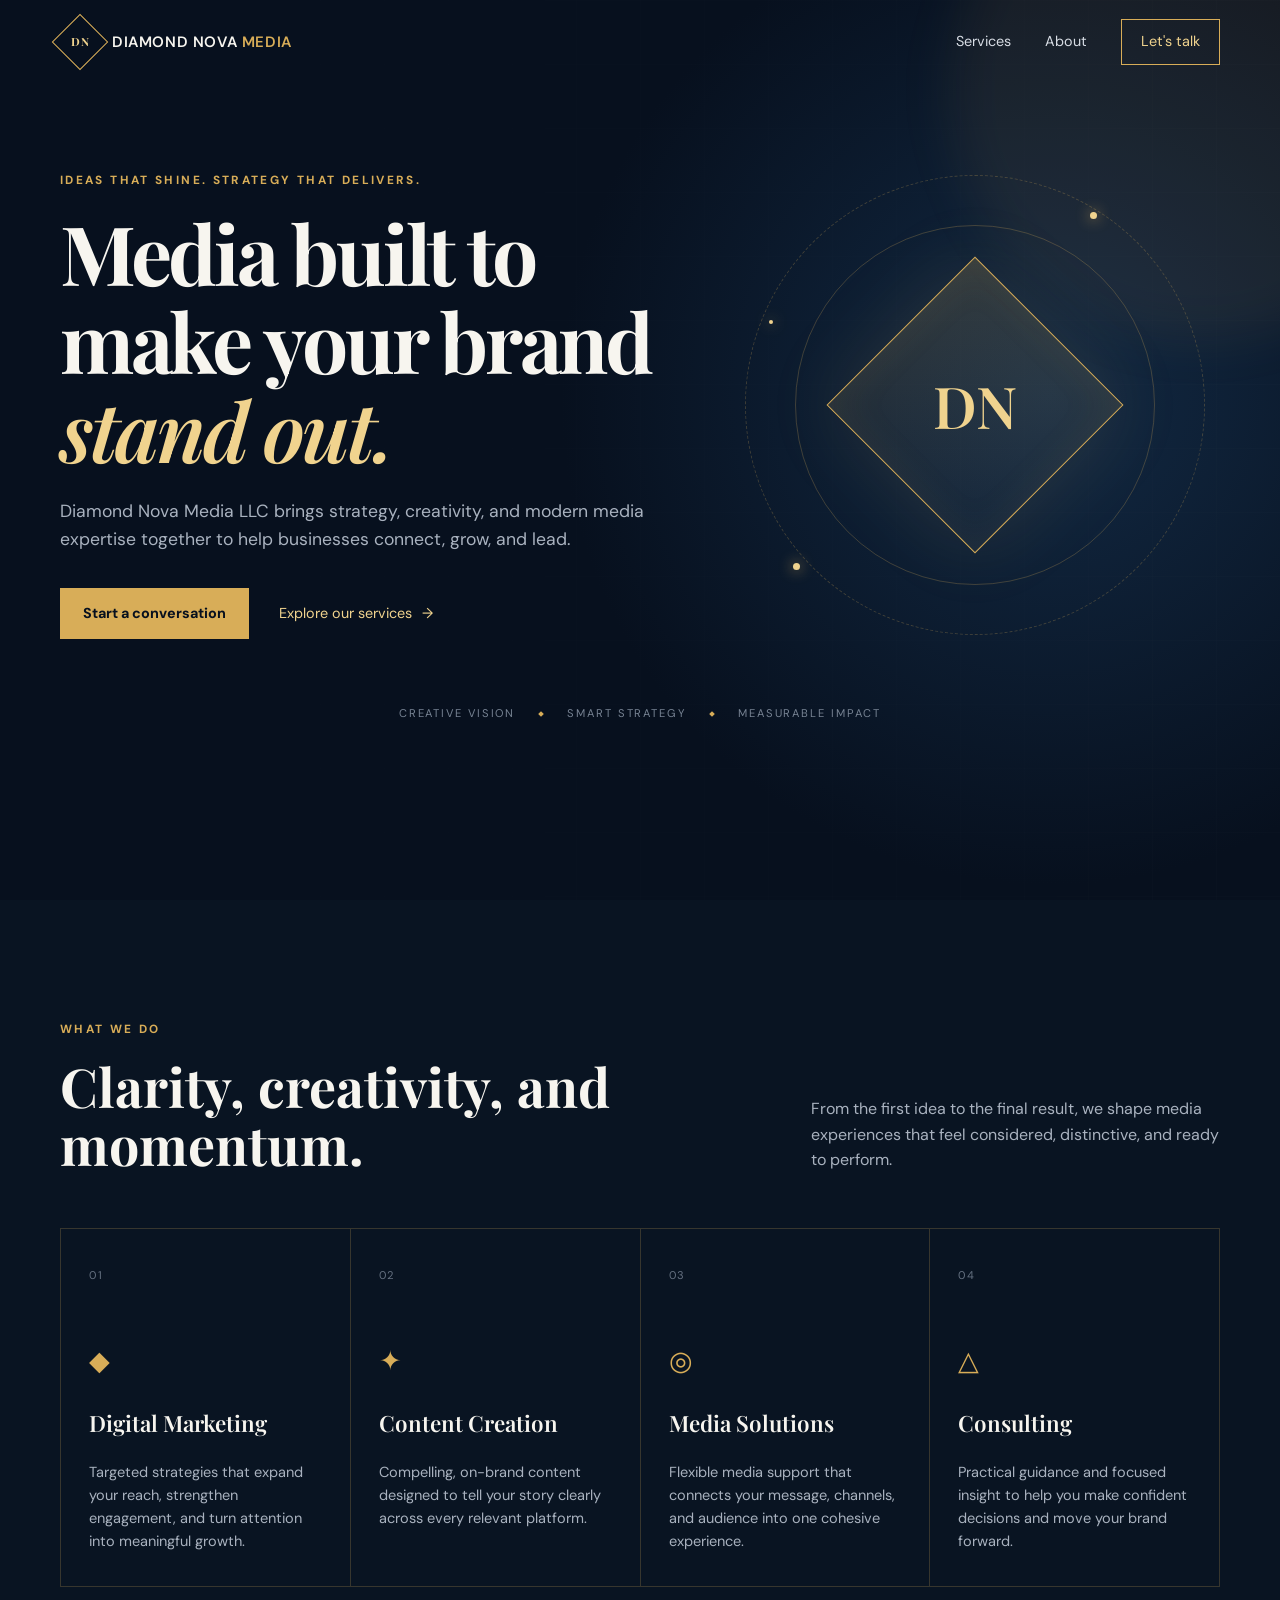
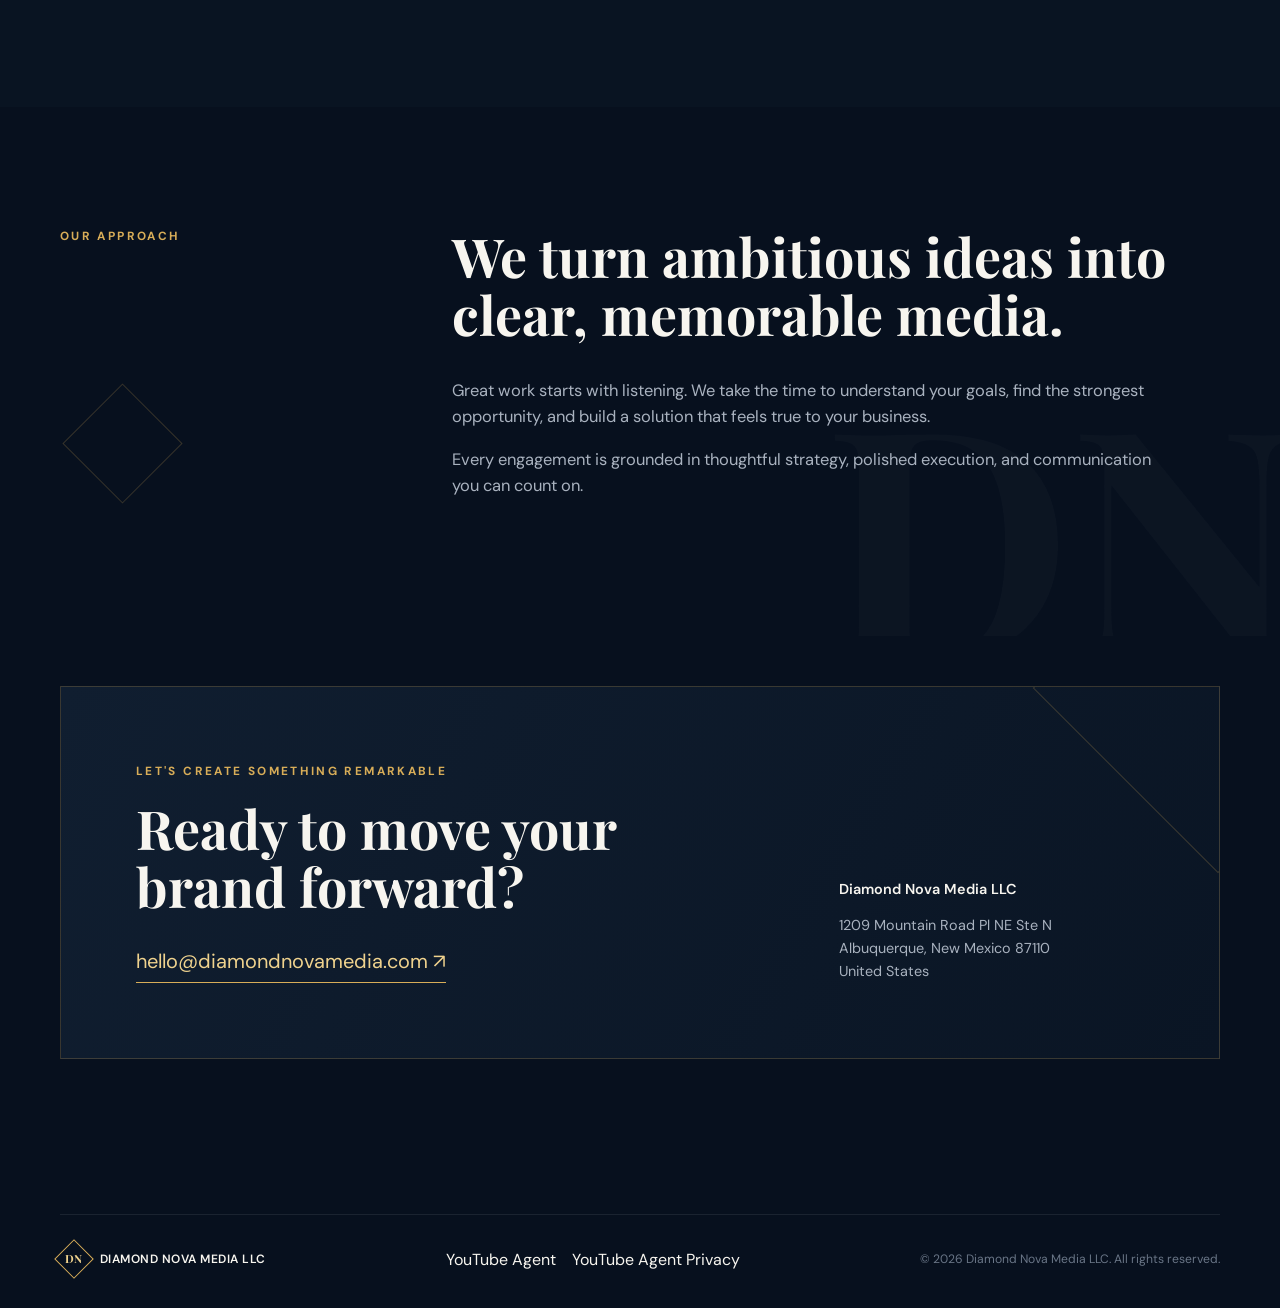
<file: index.html>
<!DOCTYPE html>
<html lang="en">
<head>
  <meta charset="UTF-8">
  <meta name="viewport" content="width=device-width, initial-scale=1.0">
  <meta name="description" content="Diamond Nova Media LLC provides digital marketing, content creation, media solutions, and consulting services.">
  <title>Diamond Nova Media LLC</title>
  <link rel="preconnect" href="https://fonts.googleapis.com">
  <link rel="preconnect" href="https://fonts.gstatic.com" crossorigin>
  <link href="https://fonts.googleapis.com/css2?family=DM+Sans:wght@400;500;600;700&amp;family=Playfair+Display:wght@600;700&amp;display=swap" rel="stylesheet">
  <link rel="stylesheet" href="styles.css">
</head>
<body>
  <header class="site-header">
    <div class="container nav-wrap">
      <a class="brand" href="#home" aria-label="Diamond Nova Media home">
        <span class="brand-mark" aria-hidden="true">DN</span>
        <span>Diamond Nova <strong>Media</strong></span>
      </a>

      <button class="menu-toggle" type="button" aria-expanded="false" aria-controls="site-nav">
        <span></span><span></span><span></span>
        <span class="sr-only">Toggle navigation</span>
      </button>

      <nav id="site-nav" class="site-nav" aria-label="Primary navigation">
        <a href="#services">Services</a>
        <a href="#about">About</a>
        <a href="#contact" class="nav-cta">Let's talk</a>
      </nav>
    </div>
  </header>

  <main>
    <section id="home" class="hero">
      <div class="hero-glow" aria-hidden="true"></div>
      <div class="container hero-grid">
        <div class="hero-copy reveal">
          <p class="eyebrow">Ideas that shine. Strategy that delivers.</p>
          <h1>Media built to make your brand <em>stand out.</em></h1>
          <p class="hero-text">Diamond Nova Media LLC brings strategy, creativity, and modern media expertise together to help businesses connect, grow, and lead.</p>
          <div class="hero-actions">
            <a href="#contact" class="button button-primary">Start a conversation</a>
            <a href="#services" class="text-link">Explore our services <span aria-hidden="true">&#8594;</span></a>
          </div>
        </div>

        <div class="hero-art reveal" aria-hidden="true">
          <div class="diamond diamond-large"><span>DN</span></div>
          <div class="orbit orbit-one"></div>
          <div class="orbit orbit-two"></div>
          <span class="spark spark-one"></span>
          <span class="spark spark-two"></span>
          <span class="spark spark-three"></span>
        </div>
      </div>
      <div class="container trust-line reveal">
        <span>Creative vision</span><i></i><span>Smart strategy</span><i></i><span>Measurable impact</span>
      </div>
    </section>

    <section id="services" class="section services">
      <div class="container">
        <div class="section-heading reveal">
          <div>
            <p class="eyebrow">What we do</p>
            <h2>Clarity, creativity, and momentum.</h2>
          </div>
          <p>From the first idea to the final result, we shape media experiences that feel considered, distinctive, and ready to perform.</p>
        </div>

        <div class="service-grid">
          <article class="service-card reveal">
            <span class="service-number">01</span>
            <div class="service-icon" aria-hidden="true">&#9670;</div>
            <h3>Digital Marketing</h3>
            <p>Targeted strategies that expand your reach, strengthen engagement, and turn attention into meaningful growth.</p>
          </article>
          <article class="service-card reveal">
            <span class="service-number">02</span>
            <div class="service-icon" aria-hidden="true">&#10022;</div>
            <h3>Content Creation</h3>
            <p>Compelling, on-brand content designed to tell your story clearly across every relevant platform.</p>
          </article>
          <article class="service-card reveal">
            <span class="service-number">03</span>
            <div class="service-icon" aria-hidden="true">&#9678;</div>
            <h3>Media Solutions</h3>
            <p>Flexible media support that connects your message, channels, and audience into one cohesive experience.</p>
          </article>
          <article class="service-card reveal">
            <span class="service-number">04</span>
            <div class="service-icon" aria-hidden="true">&#9651;</div>
            <h3>Consulting</h3>
            <p>Practical guidance and focused insight to help you make confident decisions and move your brand forward.</p>
          </article>
        </div>
      </div>
    </section>

    <section id="about" class="section about">
      <div class="container about-grid">
        <div class="about-label reveal">
          <p class="eyebrow">Our approach</p>
          <div class="mini-diamond" aria-hidden="true"></div>
        </div>
        <div class="about-copy reveal">
          <h2>We turn ambitious ideas into clear, memorable media.</h2>
          <p>Great work starts with listening. We take the time to understand your goals, find the strongest opportunity, and build a solution that feels true to your business.</p>
          <p>Every engagement is grounded in thoughtful strategy, polished execution, and communication you can count on.</p>
        </div>
      </div>
    </section>

    <section id="contact" class="section contact">
      <div class="container contact-panel reveal">
        <div class="contact-copy">
          <p class="eyebrow">Let's create something remarkable</p>
          <h2>Ready to move your brand forward?</h2>
          <a class="email-link" href="mailto:hello@diamondnovamedia.com">hello@diamondnovamedia.com <span aria-hidden="true">&#8599;</span></a>
        </div>
        <address>
          <span>Diamond Nova Media LLC</span>
          1209 Mountain Road Pl NE Ste N<br>
          Albuquerque, New Mexico 87110<br>
          United States
        </address>
      </div>
    </section>
  </main>

  <footer>
    <div class="container footer-inner">
      <a class="brand footer-brand" href="#home">
        <span class="brand-mark" aria-hidden="true">DN</span>
        <span>Diamond Nova Media LLC</span>
      </a>
      <nav aria-label="Application information" style="display:flex;gap:1rem;flex-wrap:wrap"><a href="youtube-agent/">YouTube Agent</a><a href="youtube-agent/privacy.html">YouTube Agent Privacy</a></nav>
      <p>&copy; <span id="year"></span> Diamond Nova Media LLC. All rights reserved.</p>
    </div>
  </footer>

  <script src="script.js"></script>
</body>
</html>
</file>
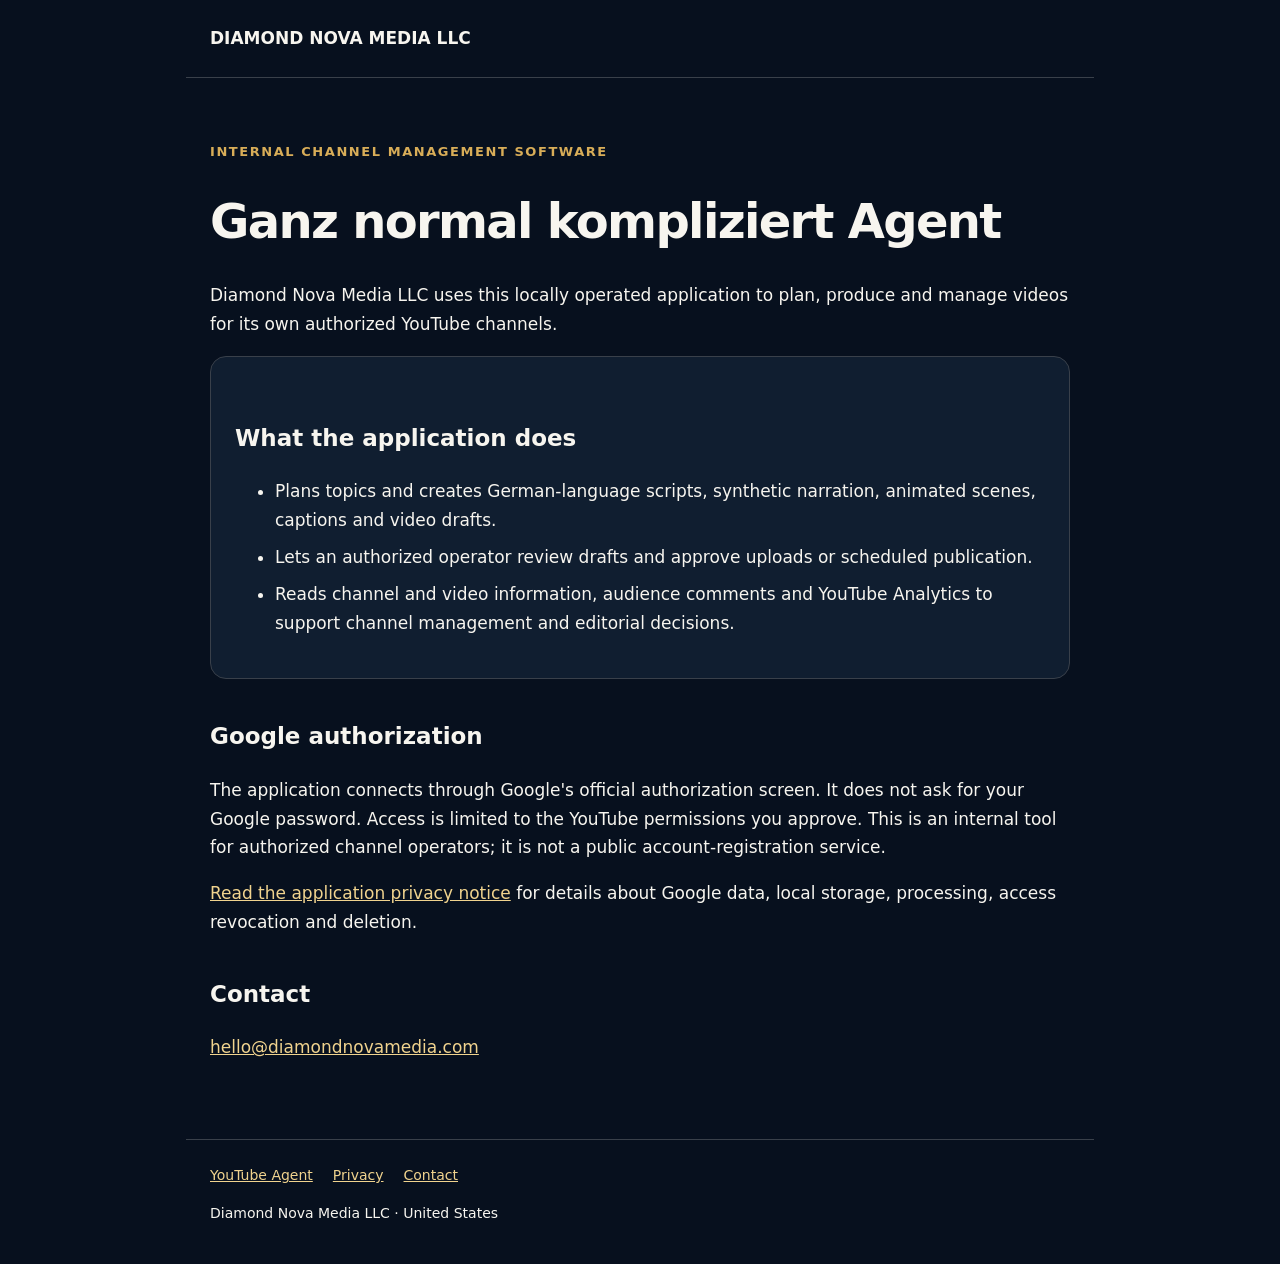
<file: youtube-agent/index.html>
<!doctype html>
<html lang="en"><head><meta charset="utf-8"><meta name="viewport" content="width=device-width,initial-scale=1"><meta name="robots" content="noindex"><title>Ganz normal kompliziert Agent | Diamond Nova Media LLC</title><style>body{margin:0;background:#07101e;color:#f7f5ef;font:17px/1.7 system-ui,sans-serif}header,main,footer{max-width:860px;margin:auto;padding:24px}header{border-bottom:1px solid #39404a}header a{font-weight:750;text-decoration:none;color:#f7f5ef}main{padding-top:50px;padding-bottom:60px}h1{font-size:clamp(32px,6vw,48px);line-height:1.12;letter-spacing:-.035em}h2{font-size:23px;margin-top:38px}a{color:#f0d38e}.eyebrow{font-size:13px;font-weight:750;letter-spacing:.12em;text-transform:uppercase;color:#d8ad58}.card{background:#101e30;border:1px solid #39404a;border-radius:16px;padding:24px}footer{font-size:14px;border-top:1px solid #39404a}footer a{margin-right:20px}li{margin:8px 0}</style></head><body><header><a href="https://diamondnovamedia.com/">DIAMOND NOVA MEDIA LLC</a></header><main><p class="eyebrow">Internal channel management software</p><h1>Ganz normal kompliziert Agent</h1><p>Diamond Nova Media LLC uses this locally operated application to plan, produce and manage videos for its own authorized YouTube channels.</p><div class="card"><h2>What the application does</h2><ul><li>Plans topics and creates German-language scripts, synthetic narration, animated scenes, captions and video drafts.</li><li>Lets an authorized operator review drafts and approve uploads or scheduled publication.</li><li>Reads channel and video information, audience comments and YouTube Analytics to support channel management and editorial decisions.</li></ul></div><h2>Google authorization</h2><p>The application connects through Google's official authorization screen. It does not ask for your Google password. Access is limited to the YouTube permissions you approve. This is an internal tool for authorized channel operators; it is not a public account-registration service.</p><p><a href="privacy.html">Read the application privacy notice</a> for details about Google data, local storage, processing, access revocation and deletion.</p><h2>Contact</h2><p><a href="mailto:hello@diamondnovamedia.com">hello@diamondnovamedia.com</a></p></main><footer><a href="./">YouTube Agent</a><a href="privacy.html">Privacy</a><a href="mailto:hello@diamondnovamedia.com">Contact</a><p>Diamond Nova Media LLC · United States</p></footer></body></html>
</file>
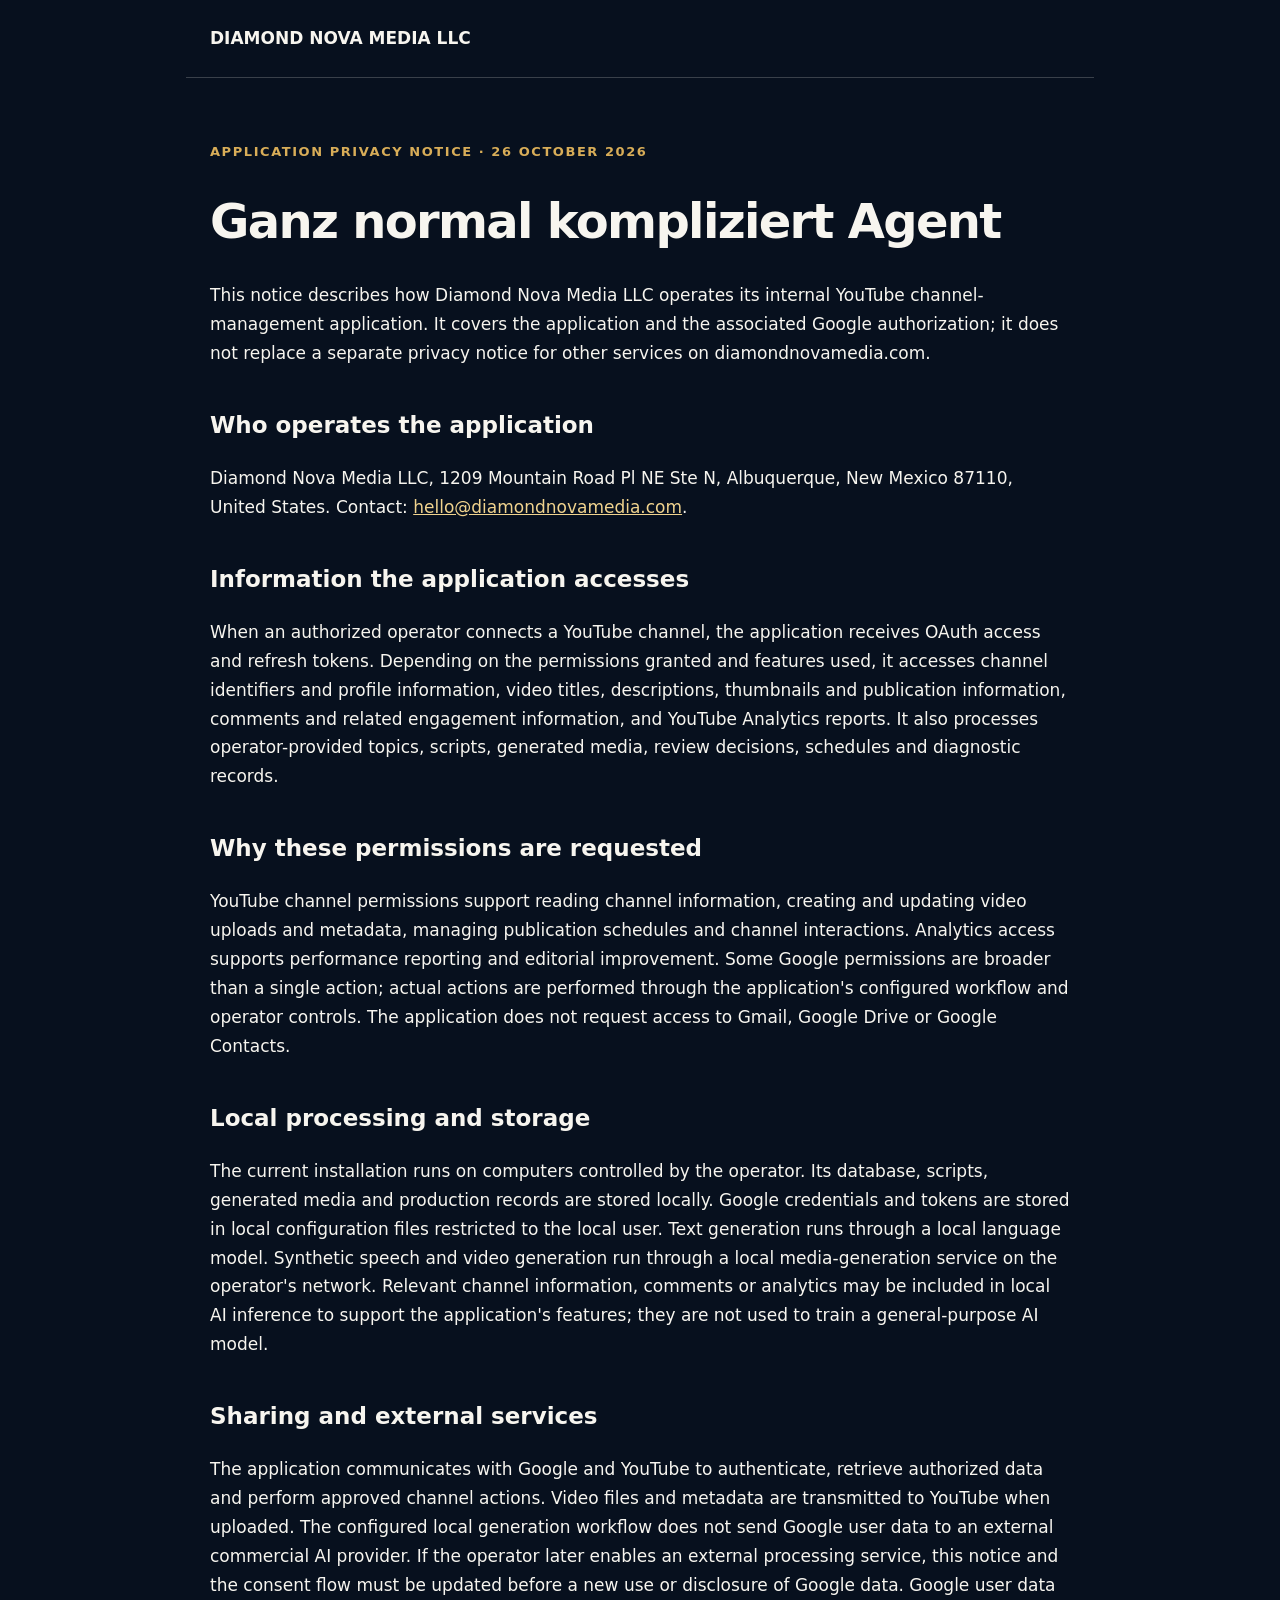
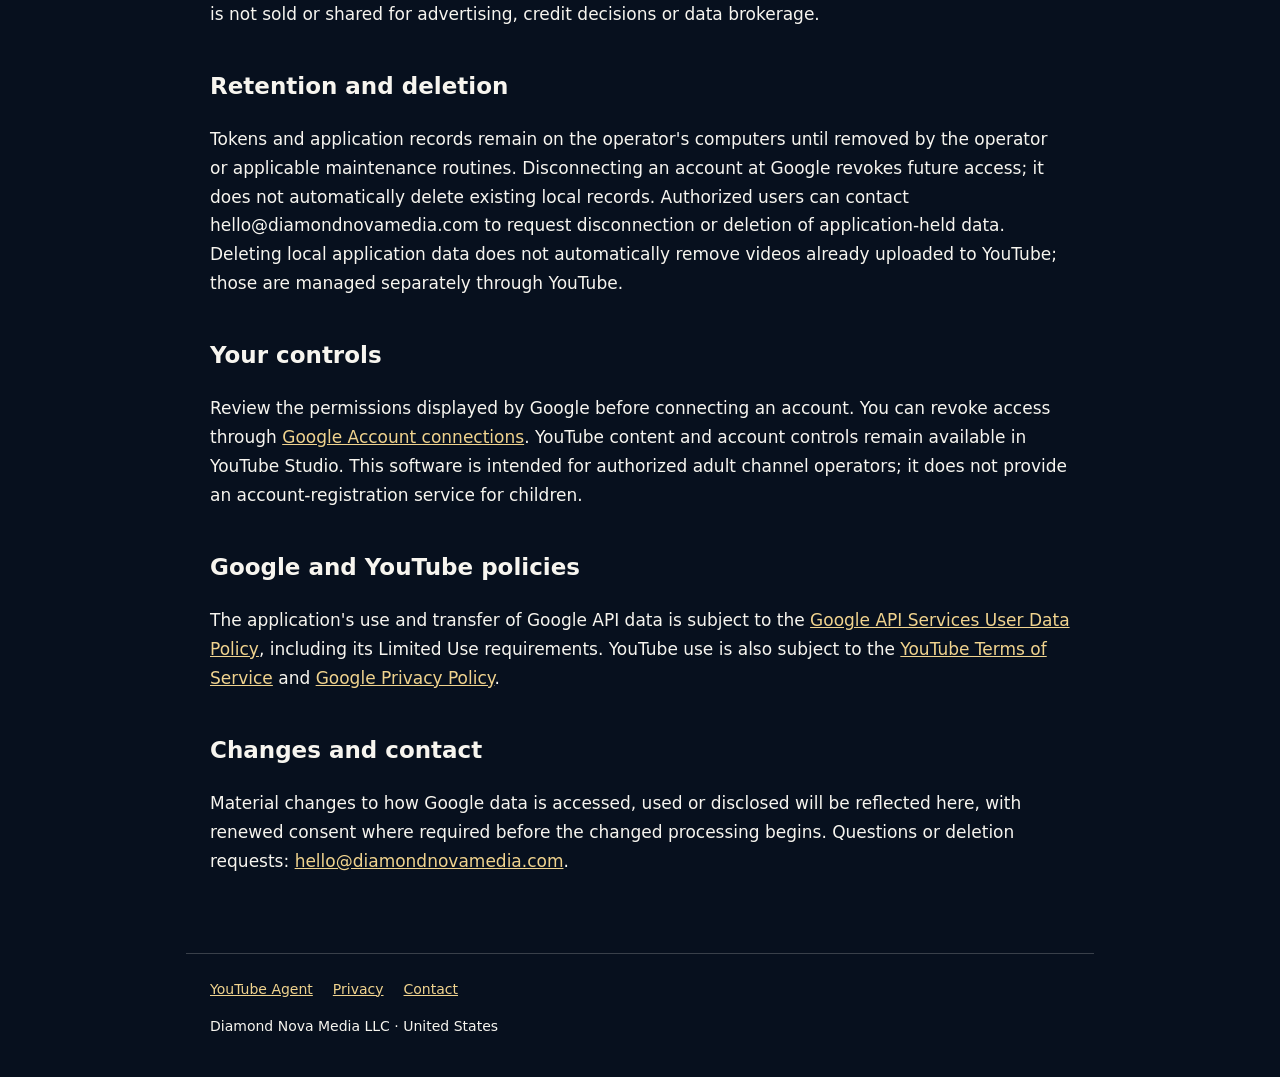
<file: youtube-agent/privacy.html>
<!doctype html>
<html lang="en"><head><meta charset="utf-8"><meta name="viewport" content="width=device-width,initial-scale=1"><meta name="robots" content="noindex"><title>YouTube Agent Privacy | Diamond Nova Media LLC</title><style>body{margin:0;background:#07101e;color:#f7f5ef;font:17px/1.7 system-ui,sans-serif}header,main,footer{max-width:860px;margin:auto;padding:24px}header{border-bottom:1px solid #39404a}header a{font-weight:750;text-decoration:none;color:#f7f5ef}main{padding-top:50px;padding-bottom:60px}h1{font-size:clamp(32px,6vw,48px);line-height:1.12;letter-spacing:-.035em}h2{font-size:23px;margin-top:38px}a{color:#f0d38e}.eyebrow{font-size:13px;font-weight:750;letter-spacing:.12em;text-transform:uppercase;color:#d8ad58}.card{background:#101e30;border:1px solid #39404a;border-radius:16px;padding:24px}footer{font-size:14px;border-top:1px solid #39404a}footer a{margin-right:20px}li{margin:8px 0}</style></head><body><header><a href="https://diamondnovamedia.com/">DIAMOND NOVA MEDIA LLC</a></header><main><p class="eyebrow">Application privacy notice · 26 October 2026</p><h1>Ganz normal kompliziert Agent</h1><p>This notice describes how Diamond Nova Media LLC operates its internal YouTube channel-management application. It covers the application and the associated Google authorization; it does not replace a separate privacy notice for other services on diamondnovamedia.com.</p><h2>Who operates the application</h2><p>Diamond Nova Media LLC, 1209 Mountain Road Pl NE Ste N, Albuquerque, New Mexico 87110, United States. Contact: <a href="mailto:hello@diamondnovamedia.com">hello@diamondnovamedia.com</a>.</p><h2>Information the application accesses</h2><p>When an authorized operator connects a YouTube channel, the application receives OAuth access and refresh tokens. Depending on the permissions granted and features used, it accesses channel identifiers and profile information, video titles, descriptions, thumbnails and publication information, comments and related engagement information, and YouTube Analytics reports. It also processes operator-provided topics, scripts, generated media, review decisions, schedules and diagnostic records.</p><h2>Why these permissions are requested</h2><p>YouTube channel permissions support reading channel information, creating and updating video uploads and metadata, managing publication schedules and channel interactions. Analytics access supports performance reporting and editorial improvement. Some Google permissions are broader than a single action; actual actions are performed through the application's configured workflow and operator controls. The application does not request access to Gmail, Google Drive or Google Contacts.</p><h2>Local processing and storage</h2><p>The current installation runs on computers controlled by the operator. Its database, scripts, generated media and production records are stored locally. Google credentials and tokens are stored in local configuration files restricted to the local user. Text generation runs through a local language model. Synthetic speech and video generation run through a local media-generation service on the operator's network. Relevant channel information, comments or analytics may be included in local AI inference to support the application's features; they are not used to train a general-purpose AI model.</p><h2>Sharing and external services</h2><p>The application communicates with Google and YouTube to authenticate, retrieve authorized data and perform approved channel actions. Video files and metadata are transmitted to YouTube when uploaded. The configured local generation workflow does not send Google user data to an external commercial AI provider. If the operator later enables an external processing service, this notice and the consent flow must be updated before a new use or disclosure of Google data. Google user data is not sold or shared for advertising, credit decisions or data brokerage.</p><h2>Retention and deletion</h2><p>Tokens and application records remain on the operator's computers until removed by the operator or applicable maintenance routines. Disconnecting an account at Google revokes future access; it does not automatically delete existing local records. Authorized users can contact hello@diamondnovamedia.com to request disconnection or deletion of application-held data. Deleting local application data does not automatically remove videos already uploaded to YouTube; those are managed separately through YouTube.</p><h2>Your controls</h2><p>Review the permissions displayed by Google before connecting an account. You can revoke access through <a href="https://myaccount.google.com/connections">Google Account connections</a>. YouTube content and account controls remain available in YouTube Studio. This software is intended for authorized adult channel operators; it does not provide an account-registration service for children.</p><h2>Google and YouTube policies</h2><p>The application's use and transfer of Google API data is subject to the <a href="https://developers.google.com/terms/api-services-user-data-policy">Google API Services User Data Policy</a>, including its Limited Use requirements. YouTube use is also subject to the <a href="https://www.youtube.com/t/terms">YouTube Terms of Service</a> and <a href="https://policies.google.com/privacy">Google Privacy Policy</a>.</p><h2>Changes and contact</h2><p>Material changes to how Google data is accessed, used or disclosed will be reflected here, with renewed consent where required before the changed processing begins. Questions or deletion requests: <a href="mailto:hello@diamondnovamedia.com">hello@diamondnovamedia.com</a>.</p></main><footer><a href="./">YouTube Agent</a><a href="privacy.html">Privacy</a><a href="mailto:hello@diamondnovamedia.com">Contact</a><p>Diamond Nova Media LLC · United States</p></footer></body></html>
</file>
<file: styles.css>
:root {
  --navy: #07101e;
  --navy-light: #0c192a;
  --surface: #101e30;
  --gold: #d8ad58;
  --gold-light: #f0d38e;
  --white: #f7f5ef;
  --muted: #a9b2bf;
  --line: rgba(216, 173, 88, 0.22);
}

* { box-sizing: border-box; }
html { scroll-behavior: smooth; }
body {
  margin: 0;
  color: var(--white);
  background: var(--navy);
  font-family: "DM Sans", sans-serif;
  line-height: 1.6;
}
a { color: inherit; text-decoration: none; }
.container { width: min(1160px, calc(100% - 48px)); margin: 0 auto; }
.sr-only { position: absolute; width: 1px; height: 1px; overflow: hidden; clip: rect(0, 0, 0, 0); }

.site-header {
  position: fixed;
  inset: 0 0 auto;
  z-index: 20;
  border-bottom: 1px solid transparent;
  transition: background 0.3s, border-color 0.3s;
}
.site-header.scrolled { background: rgba(7, 16, 30, 0.92); border-color: rgba(255,255,255,.07); backdrop-filter: blur(16px); }
.nav-wrap { min-height: 84px; display: flex; align-items: center; justify-content: space-between; }
.brand { display: inline-flex; align-items: center; gap: 12px; font-size: .94rem; font-weight: 600; letter-spacing: .04em; text-transform: uppercase; }
.brand strong { color: var(--gold); font-weight: 600; }
.brand-mark { display: grid; place-items: center; width: 40px; height: 40px; border: 1px solid var(--gold); color: var(--gold-light); font: 700 .7rem "Playfair Display", serif; transform: rotate(45deg); }
.brand-mark::first-line { transform: rotate(-45deg); }
.brand-mark { line-height: 40px; text-align: center; }
.brand-mark { text-indent: 0; }
.brand-mark { --rotation: -45deg; }
.brand-mark { writing-mode: horizontal-tb; }
.brand-mark { color: transparent; position: relative; }
.brand-mark::after { content: "DN"; position: absolute; color: var(--gold-light); transform: rotate(-45deg); }
.site-nav { display: flex; align-items: center; gap: 34px; font-size: .9rem; }
.site-nav a { color: #d8dde5; transition: color .2s; }
.site-nav a:hover { color: var(--gold-light); }
.site-nav .nav-cta { padding: 10px 19px; border: 1px solid var(--gold); color: var(--gold-light); }
.menu-toggle { display: none; padding: 8px; border: 0; background: none; }
.menu-toggle span:not(.sr-only) { display: block; width: 24px; height: 2px; margin: 5px; background: var(--white); }

.hero { position: relative; min-height: 100vh; padding: 170px 0 50px; overflow: hidden; background: radial-gradient(circle at 82% 44%, #122943 0, var(--navy) 42%); }
.hero::before { content: ""; position: absolute; inset: 0; opacity: .12; background-image: linear-gradient(rgba(255,255,255,.08) 1px, transparent 1px), linear-gradient(90deg, rgba(255,255,255,.08) 1px, transparent 1px); background-size: 64px 64px; mask-image: linear-gradient(to right, transparent, black); }
.hero-glow { position: absolute; width: 500px; height: 500px; right: -170px; top: -160px; border-radius: 50%; background: rgba(216,173,88,.07); filter: blur(25px); }
.hero-grid { position: relative; z-index: 1; display: grid; grid-template-columns: 1.1fr .9fr; align-items: center; gap: 70px; }
.eyebrow { margin: 0 0 18px; color: var(--gold); font-size: .74rem; font-weight: 700; letter-spacing: .2em; text-transform: uppercase; }
h1, h2, h3 { margin-top: 0; }
h1, h2 { font-family: "Playfair Display", serif; line-height: 1.08; }
h1 { max-width: 720px; margin-bottom: 24px; font-size: clamp(3.3rem, 6.4vw, 6rem); letter-spacing: -.04em; }
h1 em { color: var(--gold-light); font-weight: 600; }
.hero-text { max-width: 630px; margin: 0 0 35px; color: var(--muted); font-size: 1.1rem; }
.hero-actions { display: flex; align-items: center; gap: 30px; }
.button { display: inline-flex; padding: 14px 23px; font-size: .9rem; font-weight: 700; }
.button-primary { color: var(--navy); background: var(--gold); transition: background .2s, transform .2s; }
.button-primary:hover { background: var(--gold-light); transform: translateY(-2px); }
.text-link { color: var(--gold-light); font-size: .9rem; }
.text-link span { display: inline-block; margin-left: 6px; transition: transform .2s; }
.text-link:hover span { transform: translateX(5px); }

.hero-art { position: relative; min-height: 470px; display: grid; place-items: center; }
.diamond { display: grid; place-items: center; border: 1px solid var(--gold); transform: rotate(45deg); background: linear-gradient(135deg, rgba(216,173,88,.18), rgba(255,255,255,.02)); box-shadow: 0 0 80px rgba(216,173,88,.12), inset 0 0 40px rgba(216,173,88,.08); }
.diamond-large { width: 210px; height: 210px; }
.diamond-large span { color: var(--gold-light); font: 600 3.6rem "Playfair Display", serif; transform: rotate(-45deg); }
.orbit { position: absolute; border: 1px solid rgba(216,173,88,.25); border-radius: 50%; }
.orbit-one { width: 360px; height: 360px; }
.orbit-two { width: 460px; height: 460px; border-style: dashed; animation: spin 36s linear infinite; }
.spark { position: absolute; width: 7px; height: 7px; border-radius: 50%; background: var(--gold-light); box-shadow: 0 0 14px var(--gold); }
.spark-one { top: 9%; right: 25%; }.spark-two { bottom: 15%; left: 13%; }.spark-three { top: 32%; left: 8%; width: 4px; height: 4px; }
@keyframes spin { to { transform: rotate(360deg); } }
.trust-line { position: relative; z-index: 1; display: flex; align-items: center; justify-content: center; gap: 24px; margin-top: 65px; color: #778393; font-size: .7rem; letter-spacing: .17em; text-transform: uppercase; }
.trust-line i { width: 4px; height: 4px; background: var(--gold); transform: rotate(45deg); }

.section { padding: 120px 0; }
.services { background: #091422; }
.section-heading { display: grid; grid-template-columns: 1.25fr .75fr; gap: 70px; align-items: end; margin-bottom: 55px; }
.section-heading h2, .about h2, .contact h2 { margin-bottom: 0; font-size: clamp(2.4rem, 4.2vw, 4rem); }
.section-heading > p { margin: 0; color: var(--muted); }
.service-grid { display: grid; grid-template-columns: repeat(4, 1fr); border-top: 1px solid var(--line); border-left: 1px solid var(--line); }
.service-card { position: relative; min-height: 350px; padding: 32px 28px; border-right: 1px solid var(--line); border-bottom: 1px solid var(--line); transition: background .3s, transform .3s; }
.service-card:hover { z-index: 2; background: var(--surface); transform: translateY(-6px); }
.service-number { color: #657181; font-size: .7rem; letter-spacing: .15em; }
.service-icon { margin: 52px 0 26px; color: var(--gold); font-size: 1.7rem; }
.service-card h3 { font: 600 1.4rem "Playfair Display", serif; }
.service-card p { margin: 0; color: var(--muted); font-size: .91rem; }

.about { position: relative; overflow: hidden; background: var(--navy); }
.about::after { content: "DN"; position: absolute; right: -20px; bottom: -105px; color: rgba(255,255,255,.018); font: 700 20rem "Playfair Display", serif; }
.about-grid { position: relative; z-index: 1; display: grid; grid-template-columns: .55fr 1.45fr; gap: 100px; }
.about-label { display: flex; flex-direction: column; justify-content: space-between; }
.mini-diamond { width: 85px; height: 85px; margin: 80px 0 30px 20px; border: 1px solid var(--line); transform: rotate(45deg); }
.about-copy h2 { max-width: 780px; margin-bottom: 35px; }
.about-copy p { max-width: 700px; color: var(--muted); font-size: 1.03rem; }

.contact { padding-top: 50px; background: var(--navy); }
.contact-panel { position: relative; display: grid; grid-template-columns: 1.35fr .65fr; gap: 70px; padding: 75px; overflow: hidden; border: 1px solid var(--line); background: linear-gradient(120deg, #101e30, #0a1524); }
.contact-panel::before { content: ""; position: absolute; width: 260px; height: 260px; right: -130px; top: -130px; border: 1px solid var(--line); transform: rotate(45deg); }
.contact h2 { max-width: 620px; margin-bottom: 30px; }
.email-link { display: inline-block; padding-bottom: 5px; border-bottom: 1px solid var(--gold); color: var(--gold-light); font-size: clamp(1rem, 2vw, 1.25rem); }
address { align-self: end; color: var(--muted); font-size: .9rem; font-style: normal; }
address span { display: block; margin-bottom: 13px; color: var(--white); font-weight: 600; }

footer { padding: 35px 0; background: var(--navy); }
.footer-inner { display: flex; align-items: center; justify-content: space-between; padding-top: 30px; border-top: 1px solid rgba(255,255,255,.08); }
.footer-brand { font-size: .75rem; }.footer-brand .brand-mark { width: 28px; height: 28px; }
.footer-inner p { margin: 0; color: #697586; font-size: .76rem; }

.reveal { opacity: 0; transform: translateY(22px); transition: opacity .7s ease, transform .7s ease; }
.reveal.visible { opacity: 1; transform: translateY(0); }

@media (max-width: 900px) {
  .hero-grid { grid-template-columns: 1fr; }
  .hero-art { display: none; }
  .service-grid { grid-template-columns: repeat(2, 1fr); }
  .section-heading, .about-grid, .contact-panel { grid-template-columns: 1fr; }
  .about-label { display: block; }.mini-diamond { display: none; }
  .contact-panel { padding: 55px 45px; }
}

@media (max-width: 680px) {
  .container { width: min(100% - 32px, 1160px); }
  .nav-wrap { min-height: 72px; }
  .menu-toggle { display: block; cursor: pointer; }
  .site-nav { position: absolute; top: 72px; left: 0; right: 0; display: none; flex-direction: column; align-items: stretch; gap: 0; padding: 14px 16px 22px; border-bottom: 1px solid var(--line); background: rgba(7,16,30,.98); }
  .site-nav.open { display: flex; }
  .site-nav a { padding: 13px 16px; }
  .site-nav .nav-cta { margin-top: 8px; text-align: center; }
  .hero { min-height: auto; padding: 145px 0 60px; }
  h1 { font-size: clamp(2.8rem, 14vw, 4.3rem); }
  .hero-actions { align-items: flex-start; flex-direction: column; gap: 20px; }
  .trust-line { justify-content: flex-start; gap: 12px; margin-top: 70px; overflow: hidden; white-space: nowrap; }
  .section { padding: 85px 0; }
  .section-heading { gap: 22px; margin-bottom: 40px; }
  .service-grid { grid-template-columns: 1fr; }
  .service-card { min-height: 290px; }
  .service-icon { margin: 36px 0 20px; }
  .about-grid { gap: 30px; }
  .contact { padding-top: 20px; }
  .contact-panel { gap: 48px; padding: 42px 28px; }
  .footer-inner { align-items: flex-start; flex-direction: column; gap: 25px; }
}

@media (prefers-reduced-motion: reduce) {
  html { scroll-behavior: auto; }
  *, *::before, *::after { animation-duration: .01ms !important; transition-duration: .01ms !important; }
  .reveal { opacity: 1; transform: none; }
}
</file>
